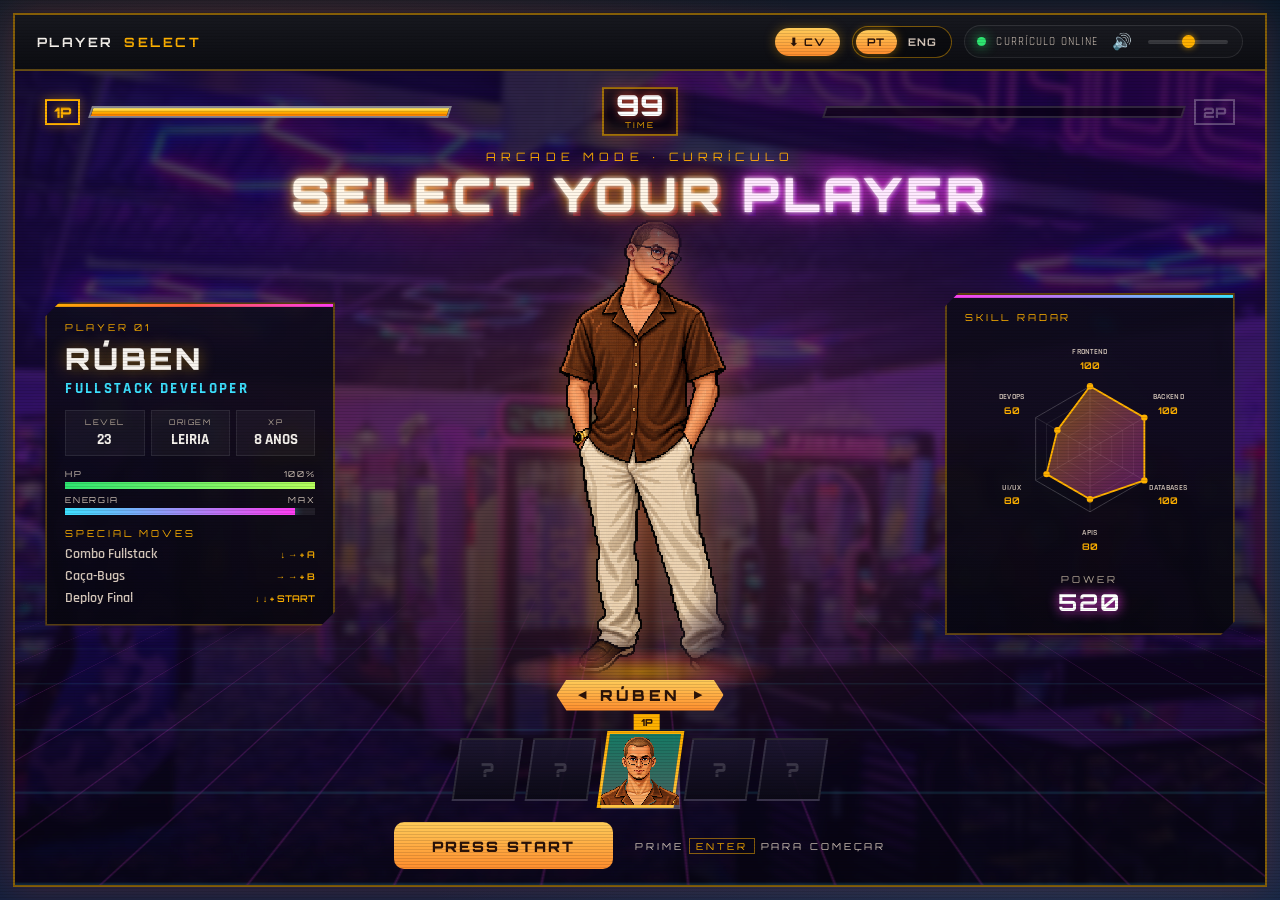
<file: index.html>
<!DOCTYPE html>
<html lang="pt-PT">
  <head>
    <meta charset="UTF-8" />
    <meta name="viewport" content="width=device-width, initial-scale=1.0" />
    <title>Rúben Correia | Fullstack Developer</title>
    <meta name="description" content="Currículo interativo de Rúben Correia, Fullstack Developer em Leiria." />
    <link rel="icon" type="image/svg+xml" href="assets/favicon.svg" />
    <link rel="icon" type="image/png" sizes="32x32" href="assets/favicon-32.png" />
    <link rel="apple-touch-icon" href="assets/apple-touch-icon.png" />
    <meta name="theme-color" content="#14101f" />
    <link rel="preconnect" href="https://fonts.googleapis.com" />
    <link rel="preconnect" href="https://fonts.gstatic.com" crossorigin />
    <link href="https://fonts.googleapis.com/css2?family=Orbitron:wght@400;500;700;800;900&family=Rajdhani:wght@400;500;600;700&display=swap" rel="stylesheet" />
    <link rel="stylesheet" href="styles.css" />
  </head>
  <body>
    <div class="scanlines" aria-hidden="true"></div>
    <div class="page-shell">
      <header class="top-bar">
        <div class="brand-wrap">
          <span class="brand-lbl">PLAYER</span>
          <span class="brand-lbl accent">SELECT</span>
        </div>
        <div class="top-actions">
          <a id="cvBtn" class="cv-btn" href="assets/CV-Ruben-Correia-PT.pdf" download title="CV PDF">⬇ CV</a>
          <div class="lang-switch" role="group" aria-label="Idioma / Language">
            <button type="button" class="lang-btn active" data-lang="pt">PT</button>
            <button type="button" class="lang-btn" data-lang="en">ENG</button>
          </div>
          <div class="status-panel">
            <span class="dot live"></span>
            <span data-i18n="status">CURRÍCULO ONLINE</span>
            <button id="muteBtn" class="mute-btn" type="button" title="Mute/Unmute">🔊</button>
            <input id="volumeSlider" class="volume-slider" type="range" min="0" max="100" value="50" title="Volume" />
          </div>
        </div>
      </header>

      <main class="screen">
        <!-- ================= ECRÃ 1: SELEÇÃO ================= -->
        <section id="selectScreen" class="panel select-screen active">
          <div class="select-bg" aria-hidden="true"></div>
          <div class="select-grid-floor" aria-hidden="true"></div>

          <div class="select-hud">
            <div class="hud-side hud-left">
              <span class="hud-tag p1">1P</span>
              <div class="hud-bar"><span></span></div>
            </div>
            <div class="hud-timer">
              <strong id="selectTimer">99</strong>
              <small>TIME</small>
            </div>
            <div class="hud-side hud-right">
              <div class="hud-bar locked"><span></span></div>
              <span class="hud-tag p2">2P</span>
            </div>
          </div>

          <div class="title-block">
            <p class="eyebrow" data-i18n="eyebrow">ARCADE MODE · CURRÍCULO</p>
            <h1 class="neon-title">SELECT YOUR <span>PLAYER</span></h1>
          </div>

          <div class="select-stage">
            <aside class="stage-card stage-info">
              <p class="card-label">PLAYER 01</p>
              <h2 class="hero-name">RÚBEN</h2>
              <p class="hero-class">FULLSTACK DEVELOPER</p>

              <dl class="hero-stats">
                <div><dt>LEVEL</dt><dd>23</dd></div>
                <div><dt data-i18n="origin">ORIGEM</dt><dd>LEIRIA</dd></div>
                <div><dt>XP</dt><dd data-i18n="xpValue">8 ANOS</dd></div>
              </dl>

              <div class="hero-meter">
                <div class="meter-head"><span>HP</span><span>100%</span></div>
                <div class="meter hp"><span></span></div>
                <div class="meter-head"><span data-i18n="energy">ENERGIA</span><span>MAX</span></div>
                <div class="meter mp"><span></span></div>
              </div>

              <div class="special-moves">
                <p class="card-label">SPECIAL MOVES</p>
                <ul id="selectMoves"></ul>
              </div>
            </aside>

            <div class="stage-hero" id="stageHero">
              <div class="hero-spotlight" aria-hidden="true"></div>
              <img src="./assets/ruben-character.png" alt="Rúben" class="hero-img" />
              <div class="hero-platform" aria-hidden="true"></div>
              <div class="hero-plate">
                <span class="plate-arrow">◀</span>
                <strong>RÚBEN</strong>
                <span class="plate-arrow">▶</span>
              </div>
            </div>

            <aside class="stage-card stage-skills">
              <p class="card-label">SKILL RADAR</p>
              <div id="selectSkills" class="radar-wrap"></div>
              <p class="skills-total">POWER <strong id="selectPower">0</strong></p>
            </aside>
          </div>

          <div class="select-bottom">
            <div class="roster">
              <div class="roster-slot locked"><span>?</span></div>
              <div class="roster-slot locked"><span>?</span></div>
              <button class="roster-slot player-card" type="button" id="playerCardBtn" aria-label="Rúben">
                <span class="slot-cursor">1P</span>
                <div class="mini-portrait">
                  <img src="./assets/ruben_mini_front.png" alt="" class="character-img mini pose-front" />
                  <div class="pose-side-group">
                    <img src="./assets/ruben_mini.png" alt="" class="character-img mini" />
                    <img src="./assets/ruben_mini_blink.png" alt="" class="character-img mini blink-frame" />
                  </div>
                </div>
              </button>
              <div class="roster-slot locked"><span>?</span></div>
              <div class="roster-slot locked"><span>?</span></div>
            </div>

            <div class="controls">
              <button id="enterBtn" class="enter-btn" type="button">PRESS START</button>
              <p class="insert-coin" data-i18n-html="pressEnter">PRIME <kbd>ENTER</kbd> PARA COMEÇAR</p>
            </div>
          </div>
        </section>

        <!-- ================= ECRÃ 2: PERFIL ================= -->
        <section id="profileScreen" class="panel profile-screen">
          <div class="select-bg dim" aria-hidden="true"></div>

          <aside class="profile-aside">
            <div class="hero-spotlight" aria-hidden="true"></div>
            <img src="./assets/ruben-character.png" alt="Rúben" class="hero-img" />
            <div class="hero-platform" aria-hidden="true"></div>
            <div class="aside-plate">
              <strong>RÚBEN</strong>
              <span>LV 23 · FULLSTACK</span>
            </div>
          </aside>

          <div class="profile-content">
            <div class="profile-header">
              <img src="./assets/ruben_mini_front.png" alt="" class="profile-avatar" />
              <div class="profile-title">
                <p class="eyebrow small">PLAYER LOADED</p>
                <h2>RÚBEN CORREIA</h2>
              </div>
              <button id="backBtn" class="back-btn" type="button" data-i18n="back">← VOLTAR</button>
            </div>

            <nav class="tabs" role="tablist">
              <button class="tab active" role="tab" data-tab="about">
                <svg class="tab-ico" viewBox="0 0 24 24" aria-hidden="true"><circle cx="12" cy="8" r="4"/><path d="M4 21c0-4.4 3.6-7 8-7s8 2.6 8 7"/></svg>
                <span data-i18n="tabAbout">SOBRE</span>
              </button>
              <button class="tab" role="tab" data-tab="journey">
                <svg class="tab-ico" viewBox="0 0 24 24" aria-hidden="true"><circle cx="6" cy="18" r="2.5"/><circle cx="18" cy="6" r="2.5"/><path d="M8.5 18H15a3 3 0 0 0 0-6H9a3 3 0 0 1 0-6h6.5"/></svg>
                <span data-i18n="tabJourney">PERCURSO</span>
              </button>
              <button class="tab" role="tab" data-tab="skills">
                <svg class="tab-ico" viewBox="0 0 24 24" aria-hidden="true"><path d="M13 2 4 14h7l-1 8 9-12h-7z"/></svg>
                <span>SKILLS</span>
              </button>
              <button class="tab" role="tab" data-tab="projects">
                <svg class="tab-ico" viewBox="0 0 24 24" aria-hidden="true"><rect x="3" y="4" width="18" height="14" rx="2"/><path d="M8 21h8M8 9l-2 2 2 2M16 9l2 2-2 2"/></svg>
                <span data-i18n="tabProjects">PROJETOS</span>
              </button>
              <button class="tab" role="tab" data-tab="contact">
                <svg class="tab-ico" viewBox="0 0 24 24" aria-hidden="true"><rect x="3" y="5" width="18" height="14" rx="2"/><path d="m3 7 9 6 9-6"/></svg>
                <span data-i18n="tabContact">CONTACTO</span>
              </button>
            </nav>

            <div class="tab-panels">
              <!-- SOBRE -->
              <section class="tab-panel active" data-panel="about" role="tabpanel">
                <div class="about-grid">
                  <div class="bio-block">
                    <h3 data-i18n="aboutTitle">SOBRE MIM</h3>
                    <div id="profileBio"></div>
                  </div>
                  <div class="about-side">
                    <div class="stats-row">
                      <div class="stat-box"><span data-i18n="age">IDADE</span><strong>23</strong></div>
                      <div class="stat-box"><span data-i18n="city">CIDADE</span><strong>LEIRIA</strong></div>
                      <div class="stat-box"><span data-i18n="focus">FOCO</span><strong>FULLSTACK</strong></div>
                      <div class="stat-box"><span>XP</span><strong data-i18n="xpValue">8 ANOS</strong></div>
                    </div>
                    <div class="info-panel">
                      <h3>QUEST LOG</h3>
                      <ul id="profileExperience" class="quest-log"></ul>
                    </div>
                  </div>
                </div>
              </section>

              <!-- PERCURSO -->
              <section class="tab-panel" data-panel="journey" role="tabpanel">
                <div class="info-panel journey-panel">
                  <h3 data-i18n="journeyTitle">PERCURSO · ESCOLARIDADE &amp; EXPERIÊNCIA</h3>
                  <ol id="profileJourney" class="journey"></ol>
                  <div id="profileSideQuests" class="side-quests"></div>
                </div>
              </section>

              <!-- SKILLS -->
              <section class="tab-panel" data-panel="skills" role="tabpanel">
                <div class="skills-grid">
                  <div class="info-panel">
                    <h3 data-i18n="attributes">ATRIBUTOS</h3>
                    <div id="profileSkills" class="skills-arcade"></div>
                  </div>
                  <div class="info-panel">
                    <h3 data-i18n="inventory">INVENTÁRIO · TECH STACK</h3>
                    <div id="profileStack" class="stack-grid"></div>
                  </div>
                </div>
              </section>

              <!-- PROJETOS -->
              <section class="tab-panel" data-panel="projects" role="tabpanel">
                <div id="profileProjects" class="projects-grid"></div>
              </section>

              <!-- CONTACTO -->
              <section class="tab-panel" data-panel="contact" role="tabpanel">
                <div class="contact-wrap">
                  <div class="continue-box">
                    <p class="continue-title">CONTINUE?</p>
                    <p data-i18n="contactText">Estudante de Engenharia Informática com 8 anos de código, um estágio e um Erasmus+ no inventário. Pronto para o próximo nível. Vamos falar!</p>
                  </div>
                  <div id="profileLinks" class="links-grid"></div>
                </div>
              </section>
            </div>
          </div>
        </section>
      </main>
    </div>

    <script src="script.js"></script>
  </body>
</html>
</file>
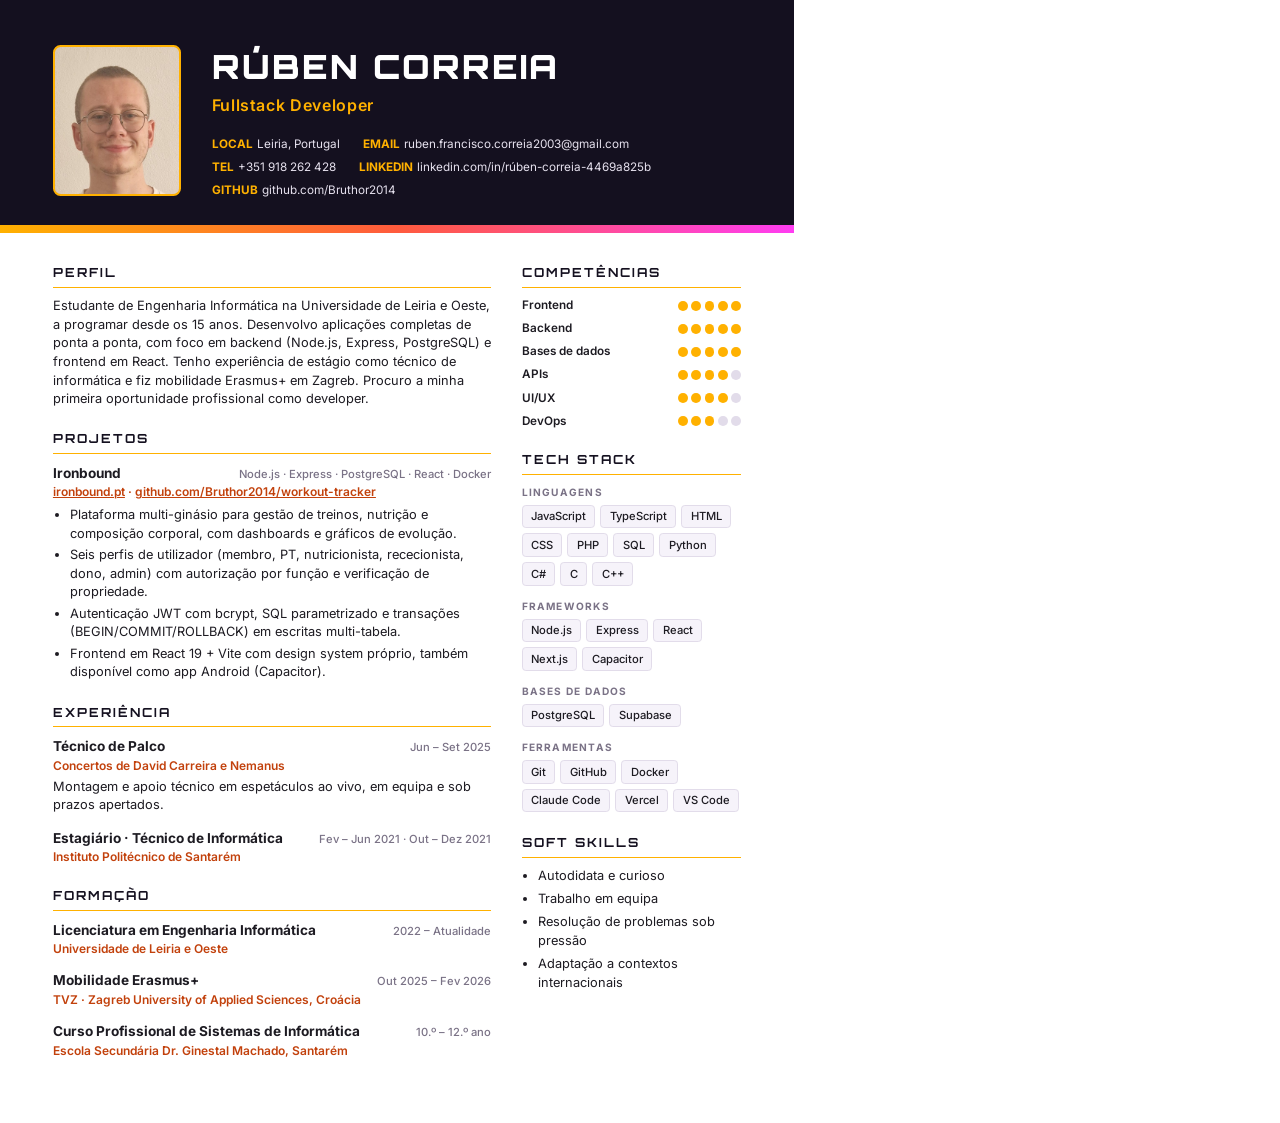
<file: cv/cv.html>
<!DOCTYPE html>
<!--
  Modelo do CV em PDF.
  Para gerar os PDFs de novo (depois de alterares o texto), corre na pasta do projeto:
    powershell -File cv/gerar-pdf.ps1
-->
<html lang="pt-PT">
<head>
  <meta charset="UTF-8" />
  <title>CV Rúben Correia</title>
  <link href="https://fonts.googleapis.com/css2?family=Orbitron:wght@700;900&family=Inter:wght@400;500;600;700&display=swap" rel="stylesheet" />
  <style>
    @page { size: A4; margin: 0; }
    * { box-sizing: border-box; }
    html, body { margin: 0; }
    body {
      font-family: "Inter", "Segoe UI", Arial, sans-serif;
      color: #1d1b22;
      font-size: 9.6pt;
      line-height: 1.45;
      -webkit-print-color-adjust: exact;
      print-color-adjust: exact;
    }
    .page {
      width: 210mm;
      height: 297mm;
      display: grid;
      grid-template-rows: auto 1fr;
      overflow: hidden;
    }
    header {
      background: #14101f;
      color: #fff;
      padding: 11mm 14mm 9mm;
      position: relative;
      display: grid;
      grid-template-columns: 34mm 1fr;
      gap: 8mm;
      align-items: center;
    }
    .photo {
      width: 34mm;
      height: 40mm;
      border-radius: 2mm;
      border: 0.7mm solid #ffb100;
      background: url('../assets/ruben-foto.jpg') center 22% / 165% auto no-repeat;
    }
    header::after {
      content: '';
      position: absolute;
      left: 0; right: 0; bottom: 0;
      height: 2.2mm;
      background: linear-gradient(90deg, #ffb100, #ff5b3d 50%, #ff3df2);
    }
    h1 {
      margin: 0;
      font-family: "Orbitron", sans-serif;
      font-weight: 900;
      font-size: 25pt;
      letter-spacing: 0.06em;
    }
    .role {
      margin: 1mm 0 5mm;
      font-size: 12pt;
      font-weight: 600;
      color: #ffb100;
      letter-spacing: 0.04em;
    }
    .contacts {
      display: flex;
      flex-wrap: wrap;
      gap: 1.6mm 6mm;
      font-size: 8.8pt;
      color: #e6e1ee;
    }
    .contacts a { color: inherit; text-decoration: none; }
    .contacts b { color: #ffb100; font-weight: 700; margin-right: 1.2mm; }

    .body {
      display: grid;
      grid-template-columns: 1fr 58mm;
      gap: 8mm;
      padding: 8mm 14mm 10mm;
    }
    section { margin-bottom: 5.5mm; }
    h2 {
      margin: 0 0 2.6mm;
      font-family: "Orbitron", sans-serif;
      font-size: 9.4pt;
      letter-spacing: 0.16em;
      color: #14101f;
      padding-bottom: 1.4mm;
      border-bottom: 0.5mm solid #ffb100;
    }
    p { margin: 0 0 2mm; }
    .item { margin-bottom: 3.6mm; }
    .item-head {
      display: flex;
      justify-content: space-between;
      align-items: baseline;
      gap: 4mm;
    }
    .item h3 { margin: 0; font-size: 10.2pt; font-weight: 700; }
    .date { font-size: 8.4pt; color: #7a7286; white-space: nowrap; font-weight: 500; }
    .place { color: #c2410c; font-weight: 600; font-size: 9pt; }
    .place a { color: inherit; }
    ul { margin: 1.4mm 0 0; padding-left: 4.4mm; }
    li { margin-bottom: 0.8mm; }

    aside .group { margin-bottom: 3.4mm; }
    aside .label {
      font-size: 7.6pt;
      font-weight: 700;
      letter-spacing: 0.12em;
      color: #7a7286;
      margin-bottom: 1.4mm;
    }
    .chips { display: flex; flex-wrap: wrap; gap: 1.4mm; }
    .chips span {
      padding: 0.7mm 2.2mm;
      border: 0.3mm solid #e2dcea;
      background: #f6f3fa;
      border-radius: 1mm;
      font-size: 8.4pt;
      font-weight: 500;
    }
    .skill { display: grid; grid-template-columns: 1fr auto; align-items: center; margin-bottom: 1.6mm; font-size: 8.8pt; font-weight: 600; }
    .dots { display: flex; gap: 0.9mm; }
    .dots i { width: 2.6mm; height: 2.6mm; border-radius: 50%; background: #e2dcea; }
    .dots i.on { background: #ffb100; }
    .soft li { margin-bottom: 1.2mm; }

    [data-lang] { display: none; }
    body.pt [data-lang="pt"], body.en [data-lang="en"] { display: revert; }
  </style>
</head>
<body class="pt">
  <div class="page">
    <header>
      <div class="photo" role="img" aria-label="Rúben Correia"></div>
      <div>
      <h1>RÚBEN CORREIA</h1>
      <p class="role">Fullstack Developer</p>
      <div class="contacts">
        <span><b data-lang="pt">LOCAL</b><b data-lang="en">LOCATION</b>Leiria, Portugal</span>
        <span><b>EMAIL</b><a href="mailto:ruben.francisco.correia2003@gmail.com">ruben.francisco.correia2003@gmail.com</a></span>
        <span><b data-lang="pt">TEL</b><b data-lang="en">PHONE</b><a href="tel:+351918262428">+351 918 262 428</a></span>
        <span><b>LINKEDIN</b><a href="https://www.linkedin.com/in/r%C3%BAben-correia-4469a825b">linkedin.com/in/rúben-correia-4469a825b</a></span>
        <span><b>GITHUB</b><a href="https://github.com/Bruthor2014">github.com/Bruthor2014</a></span>
      </div>
      </div>
    </header>

    <div class="body">
      <main>
        <section>
          <h2 data-lang="pt">PERFIL</h2><h2 data-lang="en">PROFILE</h2>
          <p data-lang="pt">Estudante de Engenharia Informática na Universidade de Leiria e Oeste, a programar desde os 15 anos. Desenvolvo aplicações completas de ponta a ponta, com foco em backend (Node.js, Express, PostgreSQL) e frontend em React. Tenho experiência de estágio como técnico de informática e fiz mobilidade Erasmus+ em Zagreb. Procuro a minha primeira oportunidade profissional como developer.</p>
          <p data-lang="en">Computer Engineering student at the University of Leiria and Oeste, coding since age 15. I build complete applications end to end, focused on the backend (Node.js, Express, PostgreSQL) with React on the frontend. I have internship experience as an IT technician and completed an Erasmus+ mobility in Zagreb. I'm looking for my first professional opportunity as a developer.</p>
        </section>

        <section>
          <h2 data-lang="pt">PROJETOS</h2><h2 data-lang="en">PROJECTS</h2>
          <div class="item">
            <div class="item-head">
              <h3>Ironbound</h3>
              <span class="date">Node.js · Express · PostgreSQL · React · Docker</span>
            </div>
            <div class="place"><a href="https://ironbound.pt">ironbound.pt</a> · <a href="https://github.com/Bruthor2014/workout-tracker">github.com/Bruthor2014/workout-tracker</a></div>
            <ul data-lang="pt">
              <li>Plataforma multi-ginásio para gestão de treinos, nutrição e composição corporal, com dashboards e gráficos de evolução.</li>
              <li>Seis perfis de utilizador (membro, PT, nutricionista, rececionista, dono, admin) com autorização por função e verificação de propriedade.</li>
              <li>Autenticação JWT com bcrypt, SQL parametrizado e transações (BEGIN/COMMIT/ROLLBACK) em escritas multi-tabela.</li>
              <li>Frontend em React 19 + Vite com design system próprio, também disponível como app Android (Capacitor).</li>
            </ul>
            <ul data-lang="en">
              <li>Multi-gym platform for managing workouts, nutrition and body composition, with dashboards and progress charts.</li>
              <li>Six user roles (member, trainer, nutritionist, receptionist, owner, admin) with role-based authorization and ownership checks.</li>
              <li>JWT authentication with bcrypt, parameterized SQL and transactions (BEGIN/COMMIT/ROLLBACK) for multi-table writes.</li>
              <li>React 19 + Vite frontend with a custom design system, also shipped as an Android app (Capacitor).</li>
            </ul>
          </div>
        </section>

        <section>
          <h2 data-lang="pt">EXPERIÊNCIA</h2><h2 data-lang="en">EXPERIENCE</h2>
          <div class="item">
            <div class="item-head">
              <h3 data-lang="pt">Técnico de Palco</h3>
              <h3 data-lang="en">Stage Technician</h3>
              <span class="date" data-lang="pt">Jun – Set 2025</span>
              <span class="date" data-lang="en">Jun – Sep 2025</span>
            </div>
            <div class="place" data-lang="pt">Concertos de David Carreira e Nemanus</div>
            <div class="place" data-lang="en">Concerts for David Carreira and Nemanus</div>
            <p data-lang="pt" style="margin-top:1mm">Montagem e apoio técnico em espetáculos ao vivo, em equipa e sob prazos apertados.</p>
            <p data-lang="en" style="margin-top:1mm">Setup and technical support at live shows, working as a team under tight deadlines.</p>
          </div>
          <div class="item">
            <div class="item-head">
              <h3 data-lang="pt">Estagiário · Técnico de Informática</h3>
              <h3 data-lang="en">Intern · IT Technician</h3>
              <span class="date" data-lang="pt">Fev – Jun 2021 · Out – Dez 2021</span>
              <span class="date" data-lang="en">Feb – Jun 2021 · Oct – Dec 2021</span>
            </div>
            <div class="place">Instituto Politécnico de Santarém</div>
          </div>
        </section>

        <section>
          <h2 data-lang="pt">FORMAÇÃO</h2><h2 data-lang="en">EDUCATION</h2>
          <div class="item">
            <div class="item-head">
              <h3 data-lang="pt">Licenciatura em Engenharia Informática</h3>
              <h3 data-lang="en">BSc in Computer Engineering</h3>
              <span class="date" data-lang="pt">2022 – Atualidade</span>
              <span class="date" data-lang="en">2022 – Present</span>
            </div>
            <div class="place">Universidade de Leiria e Oeste</div>
          </div>
          <div class="item">
            <div class="item-head">
              <h3 data-lang="pt">Mobilidade Erasmus+</h3>
              <h3 data-lang="en">Erasmus+ Mobility</h3>
              <span class="date" data-lang="pt">Out 2025 – Fev 2026</span>
              <span class="date" data-lang="en">Oct 2025 – Feb 2026</span>
            </div>
            <div class="place" data-lang="pt">TVZ · Zagreb University of Applied Sciences, Croácia</div>
            <div class="place" data-lang="en">TVZ · Zagreb University of Applied Sciences, Croatia</div>
          </div>
          <div class="item">
            <div class="item-head">
              <h3 data-lang="pt">Curso Profissional de Sistemas de Informática</h3>
              <h3 data-lang="en">Vocational Course in IT Systems</h3>
              <span class="date" data-lang="pt">10.º – 12.º ano</span>
              <span class="date" data-lang="en">Grades 10 – 12</span>
            </div>
            <div class="place">Escola Secundária Dr. Ginestal Machado, Santarém</div>
          </div>
        </section>
      </main>

      <aside>
        <section>
          <h2 data-lang="pt">COMPETÊNCIAS</h2><h2 data-lang="en">SKILLS</h2>
          <div class="skill">Frontend <span class="dots"><i class="on"></i><i class="on"></i><i class="on"></i><i class="on"></i><i class="on"></i></span></div>
          <div class="skill">Backend <span class="dots"><i class="on"></i><i class="on"></i><i class="on"></i><i class="on"></i><i class="on"></i></span></div>
          <div class="skill"><span data-lang="pt">Bases de dados</span><span data-lang="en">Databases</span> <span class="dots"><i class="on"></i><i class="on"></i><i class="on"></i><i class="on"></i><i class="on"></i></span></div>
          <div class="skill">APIs <span class="dots"><i class="on"></i><i class="on"></i><i class="on"></i><i class="on"></i><i></i></span></div>
          <div class="skill">UI/UX <span class="dots"><i class="on"></i><i class="on"></i><i class="on"></i><i class="on"></i><i></i></span></div>
          <div class="skill">DevOps <span class="dots"><i class="on"></i><i class="on"></i><i class="on"></i><i></i><i></i></span></div>
        </section>

        <section>
          <h2>TECH STACK</h2>
          <div class="group">
            <div class="label" data-lang="pt">LINGUAGENS</div><div class="label" data-lang="en">LANGUAGES</div>
            <div class="chips"><span>JavaScript</span><span>TypeScript</span><span>HTML</span><span>CSS</span><span>PHP</span><span>SQL</span><span>Python</span><span>C#</span><span>C</span><span>C++</span></div>
          </div>
          <div class="group">
            <div class="label">FRAMEWORKS</div>
            <div class="chips"><span>Node.js</span><span>Express</span><span>React</span><span>Next.js</span><span>Capacitor</span></div>
          </div>
          <div class="group">
            <div class="label" data-lang="pt">BASES DE DADOS</div><div class="label" data-lang="en">DATABASES</div>
            <div class="chips"><span>PostgreSQL</span><span>Supabase</span></div>
          </div>
          <div class="group">
            <div class="label" data-lang="pt">FERRAMENTAS</div><div class="label" data-lang="en">TOOLS</div>
            <div class="chips"><span>Git</span><span>GitHub</span><span>Docker</span><span>Claude Code</span><span>Vercel</span><span>VS Code</span></div>
          </div>
        </section>

        <section>
          <h2 data-lang="pt">SOFT SKILLS</h2><h2 data-lang="en">SOFT SKILLS</h2>
          <ul class="soft" data-lang="pt">
            <li>Autodidata e curioso</li>
            <li>Trabalho em equipa</li>
            <li>Resolução de problemas sob pressão</li>
            <li>Adaptação a contextos internacionais</li>
          </ul>
          <ul class="soft" data-lang="en">
            <li>Self-taught and curious</li>
            <li>Teamwork</li>
            <li>Problem solving under pressure</li>
            <li>Adaptable to international settings</li>
          </ul>
        </section>
      </aside>
    </div>
  </div>
  <script>
    if (location.hash === '#en') {
      document.body.className = 'en';
      document.documentElement.lang = 'en';
    }
  </script>
</body>
</html>
</file>
<file: styles.css>
:root {
  --bg-dark: #0a0b10;
  --accent: #ffb100;
  --accent-2: #ff5b3d;
  --neon-pink: #ff3df2;
  --neon-cyan: #3de1ff;
  --green-glow: #2ee671;
  --text: #f7f3ee;
  --muted: #d8cabd;
  --soft: #bcae9e;
  --pad: clamp(8px, 1.4vh, 18px);
}

* {
  box-sizing: border-box;
}

html,
body {
  margin: 0;
  min-height: 100%;
}

body {
  font-family: "Rajdhani", sans-serif;
  color: var(--text);
  background:
    radial-gradient(circle at 20% 30%, rgba(255, 100, 50, 0.15) 0%, transparent 50%),
    radial-gradient(circle at 80% 80%, rgba(79, 195, 247, 0.1) 0%, transparent 50%),
    linear-gradient(180deg, #0a1929 0%, #132f4c 20%, #0d2847 50%, #1a1a2e 80%, #16213e 100%);
  display: flex;
  justify-content: center;
  padding: var(--pad);
}

.scanlines {
  position: fixed;
  inset: 0;
  z-index: 50;
  pointer-events: none;
  background: repeating-linear-gradient(0deg, transparent 0 2px, rgba(0, 0, 0, 0.12) 2px 3px);
  mix-blend-mode: multiply;
}

.page-shell {
  width: min(1320px, 100%);
  display: flex;
  flex-direction: column;
  border: 2px solid rgba(255, 177, 0, 0.5);
  background: rgba(8, 9, 12, 0.88);
  box-shadow: 0 0 30px rgba(255, 61, 46, 0.18);
  position: relative;
  overflow: hidden;
}

/* ===== TOP BAR ===== */
.top-bar {
  display: flex;
  justify-content: space-between;
  align-items: center;
  gap: 12px;
  flex-wrap: wrap;
  background: linear-gradient(180deg, rgba(24, 25, 32, 0.96), rgba(12, 13, 18, 0.94));
  border-bottom: 2px solid rgba(255, 177, 0, 0.35);
  padding: clamp(8px, 1.2vh, 14px) 22px;
  position: relative;
  z-index: 5;
}

.brand-wrap {
  display: flex;
  gap: 10px;
  letter-spacing: 0.2em;
  font-family: "Orbitron", sans-serif;
  font-size: 0.8rem;
  font-weight: 700;
}

.brand-lbl.accent {
  color: var(--accent);
}

.top-actions {
  display: flex;
  align-items: center;
  gap: 12px;
  flex-wrap: wrap;
}

.cv-btn {
  font-family: "Orbitron", sans-serif;
  font-weight: 700;
  font-size: 0.66rem;
  letter-spacing: 0.12em;
  text-decoration: none;
  color: #2a1309;
  background: linear-gradient(180deg, #ffcc5a, #ff8d2d);
  padding: 7px 14px;
  border-radius: 999px;
  box-shadow: 0 0 12px rgba(255, 177, 0, 0.35);
  transition: transform 0.15s ease, box-shadow 0.15s ease;
}

.cv-btn:hover {
  transform: translateY(-1px);
  box-shadow: 0 0 20px rgba(255, 177, 0, 0.6);
}

.lang-switch {
  display: inline-flex;
  border: 1px solid rgba(255, 177, 0, 0.45);
  border-radius: 999px;
  padding: 3px;
  background: rgba(0, 0, 0, 0.35);
}

.lang-btn {
  border: none;
  background: transparent;
  color: var(--muted);
  font-family: "Orbitron", sans-serif;
  font-weight: 700;
  font-size: 0.66rem;
  letter-spacing: 0.12em;
  padding: 5px 11px;
  border-radius: 999px;
  cursor: pointer;
  transition: background 0.2s ease, color 0.2s ease;
}

.lang-btn:hover {
  color: #fff;
}

.lang-btn.active {
  background: linear-gradient(180deg, #ffcc5a, #ff8d2d);
  color: #2a1309;
  box-shadow: 0 0 10px rgba(255, 177, 0, 0.5);
}

.status-panel {
  display: inline-flex;
  align-items: center;
  gap: 10px;
  padding: 6px 12px;
  border: 1px solid rgba(255, 255, 255, 0.1);
  border-radius: 999px;
  background: rgba(255, 255, 255, 0.02);
  color: var(--muted);
  letter-spacing: 0.1em;
  font-size: 0.7rem;
}

.dot {
  width: 9px;
  height: 9px;
  border-radius: 50%;
  background: var(--green-glow);
  box-shadow: 0 0 12px rgba(46, 230, 113, 0.95);
}

.mute-btn {
  background: none;
  border: none;
  color: var(--accent);
  cursor: pointer;
  font-size: 1rem;
  padding: 0 4px;
}

.mute-btn.muted {
  opacity: 0.5;
}

.volume-slider {
  -webkit-appearance: none;
  appearance: none;
  width: 80px;
  height: 4px;
  border-radius: 999px;
  background: rgba(255, 255, 255, 0.15);
  cursor: pointer;
}

.volume-slider::-webkit-slider-thumb {
  -webkit-appearance: none;
  appearance: none;
  width: 13px;
  height: 13px;
  border-radius: 50%;
  background: var(--accent);
  box-shadow: 0 0 6px rgba(255, 177, 0, 0.7);
}

.volume-slider::-moz-range-thumb {
  width: 13px;
  height: 13px;
  border: none;
  border-radius: 50%;
  background: var(--accent);
}

/* ===== ECRÃS ===== */
.screen {
  position: relative;
  flex: 1;
}

.panel {
  display: none;
  position: relative;
  isolation: isolate;
  overflow: hidden;
}

.select-bg {
  position: absolute;
  inset: -20px;
  z-index: -2;
  background:
    radial-gradient(ellipse 60% 55% at 50% 48%, rgba(255, 140, 40, 0.18), transparent 70%),
    linear-gradient(180deg, rgba(14, 6, 30, 0.78) 0%, rgba(20, 8, 40, 0.72) 45%, rgba(6, 4, 14, 0.96) 100%),
    url('./assets/arcade-room.png') center / cover no-repeat;
  filter: blur(3px) saturate(1.2);
}

.select-bg.dim {
  filter: blur(8px) saturate(1.1) brightness(0.55);
}

.select-grid-floor {
  position: absolute;
  left: -30%;
  right: -30%;
  bottom: -10%;
  height: 46%;
  z-index: -1;
  background:
    repeating-linear-gradient(90deg, rgba(255, 61, 242, 0.35) 0 1px, transparent 1px 60px),
    repeating-linear-gradient(0deg, rgba(61, 225, 255, 0.3) 0 1px, transparent 1px 40px);
  transform: perspective(380px) rotateX(62deg);
  transform-origin: center top;
  mask-image: linear-gradient(180deg, transparent 0%, #000 45%);
  -webkit-mask-image: linear-gradient(180deg, transparent 0%, #000 45%);
  animation: floorScroll 2.4s linear infinite;
  opacity: 0.5;
}

@keyframes floorScroll {
  from { background-position: 0 0, 0 0; }
  to { background-position: 0 0, 0 40px; }
}

/* =====================================================
   ECRÃ DE SELEÇÃO
   ===================================================== */
.select-screen {
  padding: clamp(10px, 1.8vh, 22px) clamp(16px, 2.4vw, 32px);
  gap: clamp(6px, 1.4vh, 16px);
  animation: fadeIn 0.5s ease;
}

.select-screen.active {
  display: flex;
  flex-direction: column;
  align-items: center;
}

/* ----- HUD ----- */
.select-hud {
  width: 100%;
  display: grid;
  grid-template-columns: 1fr auto 1fr;
  align-items: center;
  gap: 18px;
}

.hud-side {
  display: flex;
  align-items: center;
  gap: 10px;
}

.hud-right {
  justify-content: flex-end;
}

.hud-tag {
  font-family: "Orbitron", sans-serif;
  font-weight: 900;
  font-size: 0.9rem;
  padding: 2px 7px;
  border: 2px solid currentColor;
}

.hud-tag.p1 {
  color: var(--accent);
  text-shadow: 0 0 10px rgba(255, 177, 0, 0.8);
  box-shadow: 0 0 12px rgba(255, 177, 0, 0.35);
}

.hud-tag.p2 {
  color: rgba(255, 255, 255, 0.28);
}

.hud-bar {
  flex: 1;
  max-width: 360px;
  height: 12px;
  border: 2px solid rgba(255, 255, 255, 0.5);
  background: rgba(0, 0, 0, 0.55);
  transform: skewX(-18deg);
  overflow: hidden;
}

.hud-bar span {
  display: block;
  width: 100%;
  height: 100%;
  background: linear-gradient(180deg, #fff27a, #ffb100 50%, #ff7a00);
  box-shadow: 0 0 12px rgba(255, 177, 0, 0.7);
}

.hud-bar.locked {
  border-color: rgba(255, 255, 255, 0.14);
}

.hud-bar.locked span {
  width: 0;
}

.hud-timer {
  display: grid;
  justify-items: center;
  min-width: 72px;
  padding: 2px 12px 4px;
  border: 2px solid rgba(255, 177, 0, 0.6);
  background: rgba(0, 0, 0, 0.6);
  box-shadow: 0 0 18px rgba(255, 91, 61, 0.3), inset 0 0 12px rgba(255, 91, 61, 0.2);
}

.hud-timer strong {
  font-family: "Orbitron", sans-serif;
  font-weight: 900;
  font-size: clamp(1.3rem, 3.2vh, 1.9rem);
  line-height: 1;
  color: #fff;
  text-shadow: 0 0 10px rgba(255, 91, 61, 0.9);
  font-variant-numeric: tabular-nums;
}

.hud-timer small {
  font-family: "Orbitron", sans-serif;
  font-size: 0.5rem;
  letter-spacing: 0.3em;
  color: var(--accent);
}

.hud-timer.low strong {
  color: var(--accent-2);
  animation: blink 0.5s steps(1) infinite;
}

/* ----- TÍTULO ----- */
.title-block {
  text-align: center;
}

.eyebrow {
  margin: 0 0 6px;
  font-family: "Orbitron", sans-serif;
  letter-spacing: 0.45em;
  color: var(--accent);
  font-size: clamp(0.6rem, 1.3vh, 0.72rem);
}

.eyebrow.small {
  letter-spacing: 0.24em;
  font-size: 0.62rem;
  margin-bottom: 2px;
}

.neon-title {
  margin: 0;
  font-family: "Orbitron", sans-serif;
  font-weight: 900;
  font-size: clamp(1.4rem, min(4.2vw, 5.2vh), 3.2rem);
  letter-spacing: 0.08em;
  line-height: 1.05;
  color: #fff6e8;
  text-shadow:
    0 0 4px #fff,
    0 0 14px rgba(255, 177, 0, 0.9),
    0 0 34px rgba(255, 91, 61, 0.7),
    4px 4px 0 rgba(120, 20, 60, 0.9);
  animation: neonFlicker 7s infinite;
}

.neon-title span {
  color: #ffe9ff;
  text-shadow:
    0 0 4px #fff,
    0 0 14px var(--neon-pink),
    0 0 34px var(--neon-pink),
    4px 4px 0 rgba(40, 10, 90, 0.9);
}

@keyframes neonFlicker {
  0%, 18%, 22%, 62%, 64%, 100% { opacity: 1; }
  20%, 63% { opacity: 0.55; }
}

/* ----- PALCO ----- */
.select-stage {
  width: 100%;
  display: grid;
  grid-template-columns: minmax(230px, 290px) minmax(200px, 1fr) minmax(230px, 290px);
  align-items: center;
  gap: clamp(14px, 2vw, 28px);
}

.stage-card {
  position: relative;
  padding: clamp(12px, 1.8vh, 20px) 18px;
  background: linear-gradient(180deg, rgba(14, 12, 26, 0.88), rgba(8, 7, 16, 0.92));
  border: 2px solid rgba(255, 177, 0, 0.35);
  clip-path: polygon(14px 0, 100% 0, 100% calc(100% - 14px), calc(100% - 14px) 100%, 0 100%, 0 14px);
  box-shadow: 0 0 30px rgba(255, 91, 61, 0.15);
  backdrop-filter: blur(4px);
}

.stage-card::before {
  content: '';
  position: absolute;
  top: 0;
  left: 0;
  width: 100%;
  height: 3px;
  background: linear-gradient(90deg, var(--accent), var(--accent-2), var(--neon-pink));
}

.stage-skills::before {
  background: linear-gradient(90deg, var(--neon-pink), var(--neon-cyan));
}

.card-label {
  margin: 0 0 6px;
  font-family: "Orbitron", sans-serif;
  font-size: 0.6rem;
  letter-spacing: 0.3em;
  color: var(--accent);
}

.hero-name {
  margin: 0;
  font-family: "Orbitron", sans-serif;
  font-weight: 900;
  font-size: clamp(1.4rem, 3.4vh, 1.9rem);
  letter-spacing: 0.1em;
  text-shadow: 0 0 16px rgba(255, 177, 0, 0.45);
}

.hero-class {
  margin: 2px 0 clamp(8px, 1.4vh, 14px);
  font-weight: 700;
  font-size: 0.92rem;
  letter-spacing: 0.16em;
  color: var(--neon-cyan);
}

.hero-stats {
  display: grid;
  grid-template-columns: repeat(3, 1fr);
  gap: 6px;
  margin: 0 0 clamp(8px, 1.4vh, 14px);
}

.hero-stats div {
  min-width: 0;
  padding: 6px 4px;
  text-align: center;
  background: rgba(255, 255, 255, 0.04);
  border: 1px solid rgba(255, 255, 255, 0.08);
}

.hero-stats dt {
  font-family: "Orbitron", sans-serif;
  font-size: 0.48rem;
  letter-spacing: 0.2em;
  color: var(--soft);
}

.hero-stats dd {
  margin: 3px 0 0;
  font-weight: 700;
  font-size: 0.95rem;
}

.hero-meter {
  margin-bottom: clamp(8px, 1.4vh, 14px);
}

.meter-head {
  display: flex;
  justify-content: space-between;
  font-family: "Orbitron", sans-serif;
  font-size: 0.52rem;
  letter-spacing: 0.2em;
  color: var(--muted);
  margin: 6px 0 3px;
}

.meter {
  height: 7px;
  background: rgba(255, 255, 255, 0.08);
  overflow: hidden;
}

.meter span {
  display: block;
  height: 100%;
  width: 0;
  animation: meterFill 1.2s 0.3s ease-out forwards;
}

.meter.hp span {
  --fill: 100%;
  background: linear-gradient(90deg, #2ee671, #b6ff5c);
  box-shadow: 0 0 10px rgba(46, 230, 113, 0.7);
}

.meter.mp span {
  --fill: 92%;
  background: linear-gradient(90deg, var(--neon-cyan), var(--neon-pink));
  box-shadow: 0 0 10px rgba(61, 225, 255, 0.6);
  animation-delay: 0.5s;
}

@keyframes meterFill {
  to { width: var(--fill); }
}

.special-moves ul {
  list-style: none;
  margin: 0;
  padding: 0;
  display: grid;
  gap: 4px;
}

.special-moves li {
  display: flex;
  justify-content: space-between;
  gap: 8px;
  font-weight: 600;
  font-size: 0.9rem;
  color: var(--muted);
}

.special-moves kbd {
  font-family: "Orbitron", sans-serif;
  font-size: 0.58rem;
  color: var(--accent);
  white-space: nowrap;
  align-self: center;
}

/* ----- PERSONAGEM ----- */
.stage-hero {
  position: relative;
  height: 400px;
  display: flex;
  justify-content: center;
  align-items: flex-end;
  transition: transform 0.25s ease-out;
}

.hero-spotlight {
  position: absolute;
  top: -40px;
  left: 50%;
  width: 360px;
  height: 115%;
  transform: translateX(-50%);
  background: conic-gradient(from 180deg at 50% 0%, transparent 160deg, rgba(255, 210, 140, 0.22) 172deg, rgba(255, 230, 180, 0.32) 180deg, rgba(255, 210, 140, 0.22) 188deg, transparent 200deg);
  filter: blur(6px);
  pointer-events: none;
}

.hero-img {
  position: absolute;
  z-index: 2;
  bottom: 6px;
  left: 50%;
  translate: -50% 0;
  height: calc(100% + 10px);
  max-width: 100%;
  object-fit: contain;
  image-rendering: pixelated;
  mask-image: radial-gradient(ellipse 42% 52% at 50% 50%, #000 72%, transparent 100%);
  -webkit-mask-image: radial-gradient(ellipse 42% 52% at 50% 50%, #000 72%, transparent 100%);
  filter: drop-shadow(0 0 24px rgba(255, 140, 40, 0.35));
  animation: heroIdle 2.6s ease-in-out infinite;
}

@keyframes heroIdle {
  0%, 100% { transform: translateY(0); }
  50% { transform: translateY(-5px); }
}

.hero-platform {
  position: absolute;
  bottom: 0;
  left: 50%;
  width: min(280px, 90%);
  height: 50px;
  transform: translateX(-50%);
  border-radius: 50%;
  background: radial-gradient(ellipse at center, rgba(255, 177, 0, 0.55) 0%, rgba(255, 91, 61, 0.28) 40%, transparent 70%);
  z-index: 1;
  animation: platformPulse 2.2s ease-in-out infinite;
}

@keyframes platformPulse {
  0%, 100% { box-shadow: 0 0 0 2px rgba(255, 177, 0, 0.45), 0 0 30px rgba(255, 140, 40, 0.4); }
  50% { box-shadow: 0 0 0 3px rgba(255, 177, 0, 0.85), 0 0 60px rgba(255, 140, 40, 0.7); }
}

.hero-plate {
  position: absolute;
  bottom: -14px;
  left: 50%;
  transform: translateX(-50%);
  z-index: 3;
  display: flex;
  align-items: center;
  gap: 14px;
  padding: 6px 22px;
  background: linear-gradient(180deg, #ffcc5a, #ff8d2d);
  color: #2a1309;
  clip-path: polygon(10px 0, calc(100% - 10px) 0, 100% 50%, calc(100% - 10px) 100%, 10px 100%, 0 50%);
}

.hero-plate strong {
  font-family: "Orbitron", sans-serif;
  font-weight: 900;
  letter-spacing: 0.2em;
  font-size: 0.95rem;
}

.plate-arrow {
  font-size: 0.7rem;
  animation: arrowNudge 1s ease-in-out infinite;
}

.plate-arrow:last-child {
  animation-direction: reverse;
}

@keyframes arrowNudge {
  0%, 100% { transform: translateX(0); }
  50% { transform: translateX(-3px); }
}

/* ----- RADAR ----- */
.radar-wrap {
  display: flex;
  justify-content: center;
}

.radar-chart {
  width: 100%;
  max-width: min(240px, 30vh);
  height: auto;
  overflow: visible;
}

.radar-shape {
  transform-origin: 130px 130px;
  animation: radarGrow 0.9s 0.4s cubic-bezier(0.2, 1.4, 0.4, 1) both;
}

@keyframes radarGrow {
  from { transform: scale(0); opacity: 0; }
  to { transform: scale(1); opacity: 1; }
}

.radar-label {
  font-family: "Rajdhani", sans-serif;
  font-size: 8.5px;
  font-weight: 600;
  fill: var(--muted);
  letter-spacing: 0.04em;
}

.radar-score {
  font-family: "Orbitron", sans-serif;
  font-size: 10px;
  font-weight: 700;
  fill: var(--accent);
}

.skills-total {
  margin: 4px 0 0;
  text-align: center;
  font-family: "Orbitron", sans-serif;
  font-size: 0.6rem;
  letter-spacing: 0.3em;
  color: var(--soft);
}

.skills-total strong {
  display: block;
  margin-top: 2px;
  font-size: clamp(1.1rem, 2.6vh, 1.5rem);
  letter-spacing: 0.08em;
  color: #fff;
  text-shadow: 0 0 12px var(--neon-pink);
}

/* ----- ROSTER + CONTROLOS ----- */
.select-bottom {
  display: flex;
  flex-direction: column;
  align-items: center;
  gap: clamp(8px, 1.6vh, 16px);
  padding-top: 22px;
}

.roster {
  --slot: clamp(46px, 7vh, 70px);
  display: flex;
  align-items: center;
  gap: 10px;
}

.roster-slot {
  position: relative;
  width: var(--slot);
  height: var(--slot);
  padding: 0;
  display: grid;
  place-items: center;
  background: linear-gradient(180deg, rgba(30, 24, 50, 0.9), rgba(12, 10, 22, 0.95));
  border: 2px solid rgba(255, 255, 255, 0.12);
  transform: skewX(-8deg);
}

.roster-slot.locked span {
  font-family: "Orbitron", sans-serif;
  font-weight: 900;
  font-size: 1.2rem;
  color: rgba(255, 255, 255, 0.16);
  transform: skewX(8deg);
}

.roster-slot.player-card {
  width: calc(var(--slot) * 1.22);
  height: calc(var(--slot) * 1.22);
  cursor: pointer;
  border: 3px solid var(--accent);
  background: linear-gradient(180deg, rgba(20, 128, 104, 0.95), rgba(8, 50, 44, 0.98));
  animation: cursorPulse 1.1s ease-in-out infinite;
}

@keyframes cursorPulse {
  0%, 100% { box-shadow: 0 0 0 2px rgba(0, 0, 0, 0.6), 0 0 16px rgba(255, 177, 0, 0.5); border-color: var(--accent); }
  50% { box-shadow: 0 0 0 2px rgba(0, 0, 0, 0.6), 0 0 30px rgba(255, 177, 0, 0.9); border-color: #fff2b0; }
}

.slot-cursor {
  position: absolute;
  top: -20px;
  left: 50%;
  transform: translateX(-50%) skewX(8deg);
  font-family: "Orbitron", sans-serif;
  font-weight: 900;
  font-size: 0.6rem;
  color: #2a1309;
  background: var(--accent);
  padding: 2px 7px;
  z-index: 2;
}

.mini-portrait {
  position: relative;
  width: 100%;
  height: 100%;
  overflow: hidden;
  transform: skewX(8deg) scale(1.12);
  animation: crtFlicker 6s steps(1) infinite;
}

.mini-portrait::after {
  content: '';
  position: absolute;
  inset: 0;
  background: linear-gradient(180deg, transparent 0%, rgba(255, 255, 255, 0.4) 48%, transparent 100%);
  background-size: 100% 300%;
  background-repeat: no-repeat;
  animation: scanSweep 4.5s linear infinite;
  mix-blend-mode: overlay;
  pointer-events: none;
}

.character-img {
  width: 100%;
  height: 100%;
  object-fit: cover;
  object-position: center 15%;
  image-rendering: pixelated;
  animation: portraitFloat 3s ease-in-out infinite;
}

.pose-front {
  transition: opacity 0.35s ease;
}

.pose-side-group {
  position: absolute;
  inset: 0;
  opacity: 0;
  transition: opacity 0.35s ease;
}

.pose-side-group .character-img {
  position: absolute;
  inset: 0;
}

.player-card:hover .pose-side-group,
.player-card:focus-visible .pose-side-group {
  opacity: 1;
}

.player-card:hover .pose-front,
.player-card:focus-visible .pose-front {
  opacity: 0;
}

.character-img.blink-frame {
  opacity: 0;
  animation: portraitFloat 3s ease-in-out infinite, blinkCrossfade 6.5s ease-in-out infinite;
}

@keyframes crtFlicker {
  0%, 96%, 100% { filter: brightness(1); }
  97% { filter: brightness(1.25) contrast(1.1); }
  98% { filter: brightness(0.92); }
}

@keyframes scanSweep {
  0% { background-position: 0 -100%; }
  100% { background-position: 0 200%; }
}

@keyframes portraitFloat {
  0%, 100% { transform: translateY(0); }
  50% { transform: translateY(-2px); }
}

@keyframes blinkCrossfade {
  0%, 86%, 100% { opacity: 0; }
  90% { opacity: 0.6; }
  92% { opacity: 1; }
  95% { opacity: 0.6; }
  98% { opacity: 0; }
}

.controls {
  display: flex;
  align-items: center;
  gap: 22px;
  flex-wrap: wrap;
  justify-content: center;
}

.enter-btn,
.back-btn {
  border: none;
  font-family: "Orbitron", sans-serif;
  letter-spacing: 0.14em;
  cursor: pointer;
  transition: transform 0.2s ease, box-shadow 0.2s ease, background 0.2s ease;
}

.enter-btn {
  background: linear-gradient(180deg, #ffcc5a, #ff8d2d);
  color: #2a1309;
  font-weight: 900;
  font-size: 0.9rem;
  padding: clamp(10px, 1.6vh, 15px) 38px;
  border-radius: 10px;
  animation: startPulse 1.6s ease-in-out infinite;
}

.enter-btn:hover {
  transform: translateY(-2px);
}

.enter-btn:active {
  transform: translateY(5px);
}

@keyframes startPulse {
  0%, 100% { box-shadow: 0 6px 0 rgba(146, 70, 20, 1), 0 12px 22px rgba(255, 141, 45, 0.25); }
  50% { box-shadow: 0 6px 0 rgba(146, 70, 20, 1), 0 12px 40px rgba(255, 141, 45, 0.6); }
}

.insert-coin {
  margin: 0;
  font-family: "Orbitron", sans-serif;
  font-size: 0.6rem;
  letter-spacing: 0.3em;
  color: var(--muted);
  animation: blink 1.2s steps(1) infinite;
}

.insert-coin kbd {
  font-family: inherit;
  color: var(--accent);
  border: 1px solid rgba(255, 177, 0, 0.5);
  padding: 1px 6px;
}

@keyframes blink {
  0%, 60% { opacity: 1; }
  61%, 100% { opacity: 0.25; }
}

/* =====================================================
   ECRÃ DE PERFIL
   ===================================================== */
.profile-screen {
  gap: clamp(14px, 2vw, 24px);
  grid-template-columns: minmax(220px, 0.75fr) 2fr;
  padding: clamp(12px, 2vh, 22px) clamp(16px, 2vw, 26px);
  animation: fadeIn 0.5s ease;
}

.profile-screen.show {
  display: grid;
}

.profile-aside {
  position: relative;
  overflow: hidden;
  display: flex;
  justify-content: center;
  align-items: flex-end;
  padding-bottom: 64px;
  min-height: 380px;
  background:
    radial-gradient(ellipse 280px 70% at 50% 46%, rgba(255, 196, 100, 0.32) 0%, rgba(255, 91, 61, 0.14) 45%, transparent 75%),
    linear-gradient(180deg, rgba(27, 18, 13, 0.85), rgba(10, 8, 6, 0.92));
  border: 2px solid rgba(255, 177, 0, 0.4);
  clip-path: polygon(16px 0, 100% 0, 100% calc(100% - 16px), calc(100% - 16px) 100%, 0 100%, 0 16px);
}

.profile-aside .hero-spotlight {
  top: 0;
}

.profile-aside .hero-img {
  bottom: 52px;
  height: calc(100% - 64px);
  width: auto;
  max-width: none;
}

.profile-aside .hero-platform {
  bottom: 44px;
}

.aside-plate {
  position: absolute;
  bottom: 12px;
  left: 12px;
  right: 12px;
  z-index: 3;
  display: flex;
  justify-content: space-between;
  align-items: center;
  gap: 8px;
  padding: 7px 14px;
  background: linear-gradient(180deg, #ffcc5a, #ff8d2d);
  color: #2a1309;
  font-family: "Orbitron", sans-serif;
}

.aside-plate strong {
  font-weight: 900;
  letter-spacing: 0.16em;
  font-size: 0.9rem;
}

.aside-plate span {
  font-size: 0.56rem;
  font-weight: 700;
  letter-spacing: 0.1em;
}

.profile-content {
  min-width: 0;
  min-height: 0;
  display: flex;
  flex-direction: column;
  padding: clamp(14px, 2vh, 22px) clamp(16px, 2vw, 24px);
  background: linear-gradient(180deg, rgba(14, 12, 26, 0.92), rgba(8, 7, 16, 0.95));
  border: 2px solid rgba(255, 177, 0, 0.3);
  clip-path: polygon(16px 0, 100% 0, 100% calc(100% - 16px), calc(100% - 16px) 100%, 0 100%, 0 16px);
}

.profile-header {
  display: flex;
  justify-content: space-between;
  align-items: center;
  gap: 16px;
}

.profile-header h2 {
  margin: 0;
  font-family: "Orbitron", sans-serif;
  font-weight: 900;
  letter-spacing: 0.12em;
  font-size: clamp(1.3rem, 3.4vh, 2.2rem);
  text-shadow: 0 0 18px rgba(255, 177, 0, 0.4);
}

.back-btn {
  white-space: nowrap;
  background: rgba(255, 255, 255, 0.04);
  color: var(--text);
  padding: 9px 14px;
  border-radius: 8px;
  border: 1px solid rgba(255, 255, 255, 0.12);
  font-size: 0.7rem;
}

.back-btn:hover {
  border-color: var(--accent);
  color: var(--accent);
}

/* ----- SEPARADORES ----- */
.tabs {
  display: flex;
  gap: 6px;
  margin: clamp(10px, 1.8vh, 18px) 0 clamp(10px, 1.6vh, 16px);
  border-bottom: 2px solid rgba(255, 177, 0, 0.2);
  overflow-x: auto;
  scrollbar-width: none;
}

.tab {
  position: relative;
  border: none;
  background: transparent;
  color: var(--soft);
  font-family: "Orbitron", sans-serif;
  font-weight: 700;
  font-size: 0.7rem;
  letter-spacing: 0.16em;
  padding: 10px 16px 12px;
  cursor: pointer;
  white-space: nowrap;
  transition: color 0.2s ease, background 0.2s ease;
}

.tab:hover {
  color: #fff;
}

.tab.active {
  color: #2a1309;
  background: linear-gradient(180deg, #ffcc5a, #ff8d2d);
  clip-path: polygon(8px 0, calc(100% - 8px) 0, 100% 100%, 0 100%);
}

.tab.active::before {
  content: '▶';
  margin-right: 6px;
  font-size: 0.6rem;
}

.tab-panels {
  flex: 1;
  min-height: 0;
  position: relative;
}

.tab-panel {
  display: none;
  height: 100%;
  overflow-y: auto;
  scrollbar-width: thin;
  scrollbar-color: rgba(255, 177, 0, 0.4) transparent;
  animation: fadeIn 0.35s ease;
}

.tab-panel.active {
  display: block;
}

.bio-block,
.info-panel {
  background: rgba(255, 255, 255, 0.025);
  border: 1px solid rgba(255, 255, 255, 0.07);
  padding: clamp(12px, 1.8vh, 18px);
}

.bio-block h3,
.info-panel h3 {
  margin: 0 0 10px;
  font-family: "Orbitron", sans-serif;
  letter-spacing: 0.18em;
  font-size: 0.68rem;
  color: var(--accent);
}

/* ----- SOBRE ----- */
.about-grid {
  display: grid;
  grid-template-columns: 1.4fr 1fr;
  gap: 14px;
  align-items: start;
}

.bio-block p {
  margin: 0 0 10px;
  line-height: 1.55;
  font-size: clamp(0.95rem, 1.9vh, 1.06rem);
  color: var(--muted);
}

.bio-block p:last-child {
  margin-bottom: 0;
}

.bio-block strong {
  color: #fff;
}

.about-side {
  display: grid;
  gap: 14px;
}

.stats-row {
  display: grid;
  grid-template-columns: repeat(2, 1fr);
  gap: 8px;
}

.stat-box {
  padding: 10px 12px;
  background: rgba(255, 255, 255, 0.03);
  border: 1px solid rgba(255, 255, 255, 0.08);
  border-left: 3px solid var(--accent);
}

.stat-box span {
  display: block;
  font-family: "Orbitron", sans-serif;
  font-size: 0.55rem;
  letter-spacing: 0.22em;
  color: var(--soft);
}

.stat-box strong {
  display: block;
  margin-top: 4px;
  font-size: 1.1rem;
}

.quest-log {
  list-style: none;
  margin: 0;
  padding: 0;
  display: grid;
  gap: 8px;
}

.quest-log li {
  position: relative;
  padding-left: 22px;
  color: var(--muted);
  line-height: 1.35;
  font-weight: 500;
}

.quest-log li::before {
  content: '';
  position: absolute;
  left: 2px;
  top: 5px;
  width: 9px;
  height: 9px;
  border: 2px solid var(--accent);
  transform: rotate(45deg);
}

.quest-log li:last-child::before {
  background: var(--accent);
  box-shadow: 0 0 10px var(--accent);
  animation: blink 1.2s steps(1) infinite;
}

/* ----- PERCURSO ----- */
.journey {
  list-style: none;
  margin: 0;
  padding: 0;
  display: grid;
  gap: clamp(8px, 1.4vh, 12px);
  position: relative;
}

.journey::before {
  content: '';
  position: absolute;
  left: 9px;
  top: 10px;
  bottom: 10px;
  width: 2px;
  background: linear-gradient(180deg, var(--neon-cyan), var(--neon-pink) 35%, var(--accent) 70%, var(--neon-cyan));
  opacity: 0.6;
}

.journey-item {
  --c: var(--neon-cyan);
  position: relative;
  padding-left: 32px;
}

.journey-item.type-work { --c: var(--accent); }
.journey-item.type-erasmus { --c: var(--neon-pink); }
.journey-item.type-side { --c: var(--green-glow); }

.journey-node {
  position: absolute;
  left: 3px;
  top: 50%;
  width: 14px;
  height: 14px;
  margin-top: -7px;
  background: #0c0a16;
  border: 2px solid var(--c);
  transform: rotate(45deg);
  box-shadow: 0 0 10px var(--c);
}

.journey-item.current .journey-node {
  background: var(--c);
  animation: blink 1.2s steps(1) infinite;
}

.journey-card {
  padding: clamp(8px, 1.3vh, 12px) 14px;
  background: rgba(255, 255, 255, 0.03);
  border: 1px solid rgba(255, 255, 255, 0.08);
  border-left: 3px solid var(--c);
  transition: transform 0.2s ease, background 0.2s ease;
}

.journey-card:hover {
  transform: translateX(4px);
  background: rgba(255, 255, 255, 0.05);
}

.journey-meta {
  display: flex;
  flex-wrap: wrap;
  align-items: center;
  gap: 6px 10px;
  margin-bottom: 4px;
}

.journey-type {
  font-family: "Orbitron", sans-serif;
  font-weight: 700;
  font-size: 0.52rem;
  letter-spacing: 0.18em;
  color: #0c0a16;
  background: var(--c);
  padding: 2px 7px;
}

.journey-date {
  font-family: "Orbitron", sans-serif;
  font-size: 0.6rem;
  letter-spacing: 0.08em;
  color: var(--muted);
}

.journey-now {
  font-family: "Orbitron", sans-serif;
  font-size: 0.5rem;
  letter-spacing: 0.16em;
  color: var(--green-glow);
  border: 1px solid rgba(46, 230, 113, 0.5);
  padding: 1px 6px;
}

.journey-card h4 {
  margin: 0;
  font-family: "Orbitron", sans-serif;
  font-size: clamp(0.76rem, 1.7vh, 0.9rem);
  letter-spacing: 0.06em;
}

.journey-card p {
  margin: 2px 0 0;
  color: var(--muted);
  font-size: 0.95rem;
}

.journey-highlight {
  margin-top: 8px;
  display: flex;
  flex-wrap: wrap;
  align-items: center;
  gap: 4px 10px;
  padding: 7px 10px;
  background: rgba(255, 61, 242, 0.07);
  border: 1px solid rgba(255, 61, 242, 0.3);
  border-left: 3px solid var(--neon-pink);
}

.hl-tag {
  font-family: "Orbitron", sans-serif;
  font-weight: 700;
  font-size: 0.5rem;
  letter-spacing: 0.16em;
  color: #0c0a16;
  background: var(--neon-pink);
  padding: 2px 6px;
}

.hl-text {
  font-weight: 700;
  color: var(--text);
  font-size: 0.92rem;
}

.hl-date {
  margin-left: auto;
  font-family: "Orbitron", sans-serif;
  font-size: 0.55rem;
  letter-spacing: 0.06em;
  color: var(--muted);
}

.side-quests {
  margin-top: clamp(12px, 2vh, 18px);
  padding-top: clamp(10px, 1.6vh, 14px);
  border-top: 1px dashed rgba(46, 230, 113, 0.35);
}

.side-quest {
  --c: var(--green-glow);
  padding: clamp(8px, 1.3vh, 12px) 14px;
  background: rgba(46, 230, 113, 0.04);
  border: 1px solid rgba(46, 230, 113, 0.2);
  border-left: 3px solid var(--c);
}

.side-quest h4 {
  margin: 0;
  font-family: "Orbitron", sans-serif;
  font-size: clamp(0.76rem, 1.7vh, 0.9rem);
  letter-spacing: 0.06em;
}

.sq-place {
  margin: 2px 0 0;
  color: var(--text);
  font-weight: 600;
  font-size: 0.95rem;
}

.sq-desc {
  margin: 2px 0 0;
  color: var(--muted);
  font-size: 0.92rem;
}

/* ----- SKILLS ----- */
.skills-grid {
  display: grid;
  grid-template-columns: 1fr 1fr;
  gap: 14px;
  align-items: start;
}

.skills-arcade {
  display: grid;
  gap: 12px;
}

.skill-item {
  display: grid;
  grid-template-columns: 110px 1fr auto;
  align-items: center;
  gap: 10px;
}

.skill-name {
  font-size: 0.78rem;
  color: var(--text);
  font-weight: 700;
  letter-spacing: 0.06em;
  font-family: "Orbitron", sans-serif;
}

.skill-bars {
  display: flex;
  gap: 4px;
}

.skill-bar {
  flex: 1;
  max-width: 34px;
  height: 12px;
  background: rgba(255, 255, 255, 0.08);
  border: 1px solid rgba(255, 255, 255, 0.12);
  transform: skewX(-14deg);
}

.skill-bar.filled {
  border-color: rgba(255, 255, 255, 0.3);
}

.skill-lvl {
  font-family: "Orbitron", sans-serif;
  font-size: 0.58rem;
  color: var(--accent);
}

.stack-grid {
  display: grid;
  gap: clamp(8px, 1.4vh, 12px);
}

.stack-label {
  margin: 0 0 5px;
  font-family: "Orbitron", sans-serif;
  font-size: 0.52rem;
  letter-spacing: 0.22em;
  color: var(--soft);
}

.stack-items {
  display: flex;
  flex-wrap: wrap;
  gap: 6px;
}

.stack-item {
  padding: 4px 10px;
  font-weight: 700;
  font-size: 0.88rem;
  letter-spacing: 0.04em;
  background: rgba(61, 225, 255, 0.06);
  border: 1px solid rgba(61, 225, 255, 0.3);
  color: #dff8ff;
  transition: transform 0.15s ease, border-color 0.15s ease, box-shadow 0.15s ease;
}

.stack-item:hover {
  transform: translateY(-2px);
  border-color: var(--neon-cyan);
  box-shadow: 0 0 12px rgba(61, 225, 255, 0.35);
}

/* ----- PROJETOS ----- */
.projects-grid {
  display: grid;
  grid-template-columns: repeat(auto-fit, minmax(240px, 1fr));
  gap: 14px;
}

.project-card {
  display: flex;
  flex-direction: column;
  background: rgba(255, 255, 255, 0.025);
  border: 1px solid rgba(255, 255, 255, 0.08);
  transition: transform 0.2s ease, border-color 0.2s ease, box-shadow 0.2s ease;
}

.project-card.featured {
  flex-direction: row;
}

.project-card.featured .project-thumb {
  flex: 0 0 56%;
  height: auto;
  min-height: 240px;
  border-right: 1px solid rgba(255, 255, 255, 0.08);
}

.project-card.featured .project-body {
  padding: 18px 20px;
  gap: 10px;
}

.project-card.featured h4 {
  font-size: 1.2rem;
}

.project-card.featured .project-sub {
  margin-top: -8px;
}

.project-card.featured p {
  flex: 0 1 auto;
  font-size: 1rem;
}

.project-card.featured .project-actions {
  margin-top: auto;
}

@media (max-width: 900px) {
  .project-card.featured {
    flex-direction: column;
  }

  .project-card.featured .project-thumb {
    flex-basis: auto;
    min-height: 180px;
    border-right: none;
  }
}

.project-card:hover {
  transform: translateY(-3px);
  border-color: rgba(255, 177, 0, 0.6);
  box-shadow: 0 0 22px rgba(255, 140, 40, 0.2);
}

.project-thumb {
  height: clamp(54px, 9vh, 90px);
  display: grid;
  place-items: center;
  background:
    repeating-linear-gradient(90deg, rgba(255, 61, 242, 0.18) 0 1px, transparent 1px 22px),
    repeating-linear-gradient(0deg, rgba(61, 225, 255, 0.16) 0 1px, transparent 1px 22px),
    linear-gradient(135deg, #2a0f45, #12081f 60%, #3a1405);
}

.project-thumb {
  position: relative;
  overflow: hidden;
}

.project-thumb.has-img {
  height: clamp(110px, 22vh, 200px);
}

.project-thumb img {
  position: absolute;
  inset: 0;
  width: 100%;
  height: 100%;
  object-fit: cover;
  object-position: left top;
  transition: transform 0.4s ease;
}

.project-card:hover .project-thumb img {
  transform: scale(1.04);
}

.project-thumb.has-img span {
  position: absolute;
  left: 8px;
  bottom: 8px;
  font-size: 0.6rem;
  padding: 3px 8px;
  background: rgba(10, 8, 20, 0.8);
}

.project-status {
  position: absolute;
  top: 6px;
  right: 6px;
  font-style: normal;
  font-family: "Orbitron", sans-serif;
  font-size: 0.48rem;
  letter-spacing: 0.14em;
  color: var(--green-glow);
  border: 1px solid rgba(46, 230, 113, 0.5);
  background: rgba(0, 0, 0, 0.5);
  padding: 2px 6px;
}

.project-sub {
  margin-top: -6px;
  font-size: 0.8rem;
  color: var(--neon-cyan);
  font-weight: 600;
  letter-spacing: 0.06em;
}

.project-actions {
  display: flex;
  flex-wrap: wrap;
  gap: 6px;
}

.project-link.ghost {
  color: var(--accent);
  background: transparent;
  border: 1px solid rgba(255, 177, 0, 0.5);
}

.project-thumb span {
  font-family: "Orbitron", sans-serif;
  font-weight: 900;
  letter-spacing: 0.24em;
  font-size: 0.8rem;
  color: #fff;
  text-shadow: 0 0 12px var(--neon-pink);
}

.project-body {
  flex: 1;
  display: flex;
  flex-direction: column;
  gap: 8px;
  padding: 12px 14px 14px;
}

.project-body h4 {
  margin: 0;
  font-family: "Orbitron", sans-serif;
  font-size: 0.85rem;
  letter-spacing: 0.08em;
}

.project-body p {
  margin: 0;
  color: var(--muted);
  line-height: 1.4;
  font-size: 0.95rem;
  flex: 1;
}

.tags {
  display: flex;
  flex-wrap: wrap;
  gap: 5px;
}

.tags span {
  font-size: 0.7rem;
  font-weight: 700;
  padding: 2px 7px;
  color: var(--accent);
  border: 1px solid rgba(255, 177, 0, 0.35);
}

.project-link {
  font-family: "Orbitron", sans-serif;
  font-weight: 700;
  font-size: 0.62rem;
  letter-spacing: 0.14em;
  text-decoration: none;
  padding: 8px 12px;
  color: #2a1309;
  background: linear-gradient(180deg, #ffcc5a, #ff8d2d);
}

.project-link.disabled {
  color: var(--soft);
  background: rgba(255, 255, 255, 0.05);
  border: 1px dashed rgba(255, 255, 255, 0.2);
}

/* ----- CONTACTO ----- */
.contact-wrap {
  display: grid;
  gap: 14px;
}

.continue-box {
  text-align: center;
  padding: clamp(12px, 2vh, 22px);
  border: 1px solid rgba(255, 61, 242, 0.35);
  background: radial-gradient(ellipse at center, rgba(255, 61, 242, 0.12), transparent 70%);
}

.continue-title {
  margin: 0 0 6px;
  font-family: "Orbitron", sans-serif;
  font-weight: 900;
  font-size: clamp(1.3rem, 3.6vh, 2rem);
  letter-spacing: 0.14em;
  color: #fff;
  text-shadow: 0 0 14px var(--neon-pink), 0 0 30px var(--neon-pink);
  animation: blink 1.4s steps(1) infinite;
}

.continue-box p:last-child {
  margin: 0;
  color: var(--muted);
  font-size: 1.05rem;
}

.links-grid {
  display: grid;
  grid-template-columns: 1fr 1fr;
  gap: 12px;
}

.link-card {
  display: flex;
  align-items: center;
  gap: 14px;
  padding: 12px 16px;
  text-decoration: none;
  color: var(--text);
  background: rgba(255, 255, 255, 0.03);
  border: 1px solid rgba(255, 255, 255, 0.1);
  transition: transform 0.2s ease, border-color 0.2s ease, box-shadow 0.2s ease;
}

a.link-card:hover {
  transform: translateY(-2px);
  border-color: var(--accent);
  box-shadow: 0 0 18px rgba(255, 177, 0, 0.25);
}

.link-card.disabled {
  opacity: 0.55;
}

.email-card {
  grid-column: 1 / -1;
  border-color: rgba(255, 177, 0, 0.4);
  background: linear-gradient(90deg, rgba(255, 177, 0, 0.1), rgba(255, 91, 61, 0.06));
}

.link-icon {
  flex: none;
  width: 42px;
  height: 42px;
  display: grid;
  place-items: center;
  font-family: "Orbitron", sans-serif;
  font-weight: 900;
  font-size: 0.95rem;
  color: #2a1309;
  background: linear-gradient(180deg, #ffcc5a, #ff8d2d);
}

.link-text {
  display: grid;
  min-width: 0;
}

.link-text strong {
  font-family: "Orbitron", sans-serif;
  font-size: 0.78rem;
  letter-spacing: 0.12em;
}

.link-text small {
  color: var(--muted);
  font-size: 0.98rem;
  overflow: hidden;
  text-overflow: ellipsis;
  white-space: nowrap;
}

.email-actions {
  margin-left: auto;
  display: flex;
  gap: 8px;
  flex-wrap: wrap;
}

.mini-btn {
  font-family: "Orbitron", sans-serif;
  font-weight: 700;
  font-size: 0.6rem;
  letter-spacing: 0.12em;
  padding: 8px 12px;
  border: none;
  cursor: pointer;
  text-decoration: none;
  color: #2a1309;
  background: linear-gradient(180deg, #ffcc5a, #ff8d2d);
}

.mini-btn.ghost {
  color: var(--accent);
  background: transparent;
  border: 1px solid rgba(255, 177, 0, 0.5);
}

/* ===== ANIMAÇÕES ===== */
@keyframes fadeIn {
  from { opacity: 0; transform: translateY(10px); }
  to { opacity: 1; transform: translateY(0); }
}

/* =====================================================
   ECRÃ INTEIRO SEM SCROLL (desktop / portátil)
   ===================================================== */
@media (min-width: 900px) and (min-height: 560px) {
  body {
    height: 100vh;
    height: 100dvh;
    overflow: hidden;
  }

  .page-shell {
    height: 100%;
  }

  .panel {
    position: absolute;
    inset: 0;
  }

  .select-stage {
    flex: 1;
    min-height: 0;
    grid-template-rows: minmax(0, 1fr);
  }

  .stage-hero {
    height: 100%;
  }

  .stage-card {
    max-height: 100%;
    overflow: hidden;
  }

  .profile-aside {
    min-height: 0;
  }
}

@media (min-width: 900px) and (max-height: 780px) {
  .special-moves {
    display: none;
  }
}

@media (min-width: 900px) and (max-height: 660px) {
  .hero-meter,
  .eyebrow:not(.small) {
    display: none;
  }
}

/* ===== TABLET / TELEMÓVEL ===== */
@media (max-width: 899px), (max-height: 559px) {
  .select-stage {
    grid-template-columns: 1fr 1fr;
  }

  .stage-hero {
    grid-column: 1 / -1;
    grid-row: 1;
    height: 380px;
  }

  .profile-screen {
    grid-template-columns: 1fr;
  }

  .profile-aside {
    min-height: 340px;
    height: 340px;
  }

  .tab-panel {
    overflow: visible;
  }
}

/* =====================================================
   TELEMÓVEL (prioridade)
   ===================================================== */
.profile-avatar,
.tab-ico {
  display: none;
}

@media (max-width: 640px) {
  body {
    padding: 0;
  }

  .page-shell {
    border: none;
    box-shadow: none;
    min-height: 100vh;
    min-height: 100dvh;
  }

  /* ----- barra de cima: uma só linha ----- */
  .top-bar {
    flex-wrap: nowrap;
    padding: 10px 14px;
    padding-top: max(10px, env(safe-area-inset-top));
    gap: 8px;
  }

  .brand-wrap {
    font-size: 0.66rem;
    gap: 6px;
    letter-spacing: 0.14em;
  }

  .top-actions {
    flex-wrap: nowrap;
    gap: 6px;
  }

  .cv-btn,
  .lang-btn {
    min-height: 32px;
    display: inline-flex;
    align-items: center;
  }

  .cv-btn {
    padding: 0 12px;
  }

  .lang-btn {
    padding: 0 9px;
  }

  .status-panel {
    padding: 0;
    border: none;
    background: none;
  }

  .status-panel > span,
  .volume-slider {
    display: none;
  }

  .mute-btn {
    width: 34px;
    height: 34px;
    border-radius: 50%;
    border: 1px solid rgba(255, 255, 255, 0.14);
    background: rgba(0, 0, 0, 0.35);
    padding: 0;
  }

  /* ----- ecrã de seleção ----- */
  .select-screen {
    padding: 14px 14px 110px;
    gap: 12px;
  }

  .select-hud {
    gap: 10px;
  }

  .hud-tag {
    font-size: 0.75rem;
  }

  .hud-timer {
    min-width: 58px;
  }

  .eyebrow {
    letter-spacing: 0.3em;
  }

  .neon-title {
    font-size: 1.65rem;
  }

  .select-stage {
    grid-template-columns: 1fr;
    gap: 22px;
  }

  .stage-hero {
    height: 330px;
    transform: none !important;
  }

  .hero-meter,
  .special-moves {
    display: none;
  }

  .stage-info .hero-stats {
    margin-bottom: 0;
  }

  .radar-chart {
    max-width: 230px;
  }

  .roster {
    gap: 6px;
    --slot: 44px;
  }

  /* botão START sempre visível em baixo */
  .select-screen .controls {
    position: fixed;
    left: 0;
    right: 0;
    bottom: 0;
    z-index: 40;
    padding: 18px 16px;
    padding-bottom: max(14px, env(safe-area-inset-bottom));
    background: linear-gradient(180deg, transparent, rgba(8, 7, 16, 0.92) 35%);
  }

  .select-screen .enter-btn {
    width: 100%;
    max-width: 420px;
    min-height: 52px;
    font-size: 1rem;
  }

  /* ----- perfil ----- */
  .profile-screen {
    padding: 0;
    gap: 0;
  }

  .profile-aside {
    display: none;
  }

  .profile-content {
    clip-path: none;
    border: none;
    background: linear-gradient(180deg, rgba(14, 12, 26, 0.9), rgba(8, 7, 16, 0.96));
    padding: 16px 14px 96px;
  }

  .profile-header {
    gap: 12px;
  }

  .profile-avatar {
    display: block;
    flex: none;
    width: 52px;
    height: 52px;
    object-fit: cover;
    object-position: center 18%;
    image-rendering: pixelated;
    border: 2px solid var(--accent);
    background: linear-gradient(180deg, rgba(20, 128, 104, 0.95), rgba(8, 50, 44, 0.98));
    box-shadow: 0 0 14px rgba(255, 177, 0, 0.35);
  }

  .profile-title {
    flex: 1;
    min-width: 0;
  }

  .profile-header h2 {
    font-size: 1.15rem;
    letter-spacing: 0.06em;
    line-height: 1.15;
  }

  .back-btn {
    padding: 0 12px;
    min-height: 38px;
    font-size: 0.62rem;
  }

  /* separadores = barra de navegação de app em baixo */
  .tabs {
    position: fixed;
    left: 0;
    right: 0;
    bottom: 0;
    z-index: 40;
    margin: 0;
    display: grid;
    grid-template-columns: repeat(5, 1fr);
    gap: 0;
    padding-bottom: env(safe-area-inset-bottom);
    background: rgba(10, 8, 20, 0.97);
    border-top: 2px solid rgba(255, 177, 0, 0.35);
    border-bottom: none;
    backdrop-filter: blur(8px);
  }

  .tab {
    display: flex;
    flex-direction: column;
    align-items: center;
    gap: 4px;
    min-height: 60px;
    padding: 9px 2px 8px;
    font-size: 0.5rem;
    letter-spacing: 0.06em;
    color: var(--soft);
  }

  .tab-ico {
    display: block;
    width: 22px;
    height: 22px;
    fill: none;
    stroke: currentColor;
    stroke-width: 1.8;
    stroke-linecap: round;
    stroke-linejoin: round;
  }

  .tab.active {
    clip-path: none;
    background: rgba(255, 177, 0, 0.1);
    color: var(--accent);
    box-shadow: inset 0 3px 0 var(--accent);
  }

  .tab.active::before {
    content: none;
  }

  .tab-panels {
    margin-top: 16px;
  }

  .about-grid,
  .skills-grid,
  .links-grid {
    grid-template-columns: 1fr;
  }

  .bio-block p {
    font-size: 1.02rem;
    line-height: 1.6;
  }

  .skill-item {
    grid-template-columns: 96px 1fr auto;
  }

  .stack-item {
    padding: 6px 11px;
  }

  .journey-card h4 {
    font-size: 0.82rem;
    line-height: 1.3;
  }

  .project-card.featured .project-thumb {
    min-height: 170px;
  }

  .project-actions .project-link {
    flex: 1;
    min-height: 44px;
    display: inline-flex;
    align-items: center;
    justify-content: center;
  }

  /* contactos: ícone + texto, botões grandes por baixo */
  .link-card,
  .email-card {
    display: grid;
    grid-template-columns: 42px 1fr;
    gap: 6px 12px;
    padding: 12px;
  }

  .link-text small {
    white-space: normal;
    overflow-wrap: anywhere;
    font-size: 0.95rem;
  }

  .email-actions {
    grid-column: 1 / -1;
    margin: 6px 0 0;
    display: grid;
    grid-auto-flow: column;
    grid-auto-columns: 1fr;
    gap: 8px;
  }

  .mini-btn {
    min-height: 44px;
    display: inline-flex;
    align-items: center;
    justify-content: center;
    font-size: 0.62rem;
  }

  a.link-card {
    min-height: 64px;
  }
}

/* sem teclado físico: esconder dica do ENTER */
@media (hover: none) {
  .insert-coin {
    display: none;
  }
}

@media (prefers-reduced-motion: reduce) {
  *,
  *::before,
  *::after {
    animation-duration: 0.01ms !important;
    animation-iteration-count: 1 !important;
    transition-duration: 0.01ms !important;
  }
}
</file>
